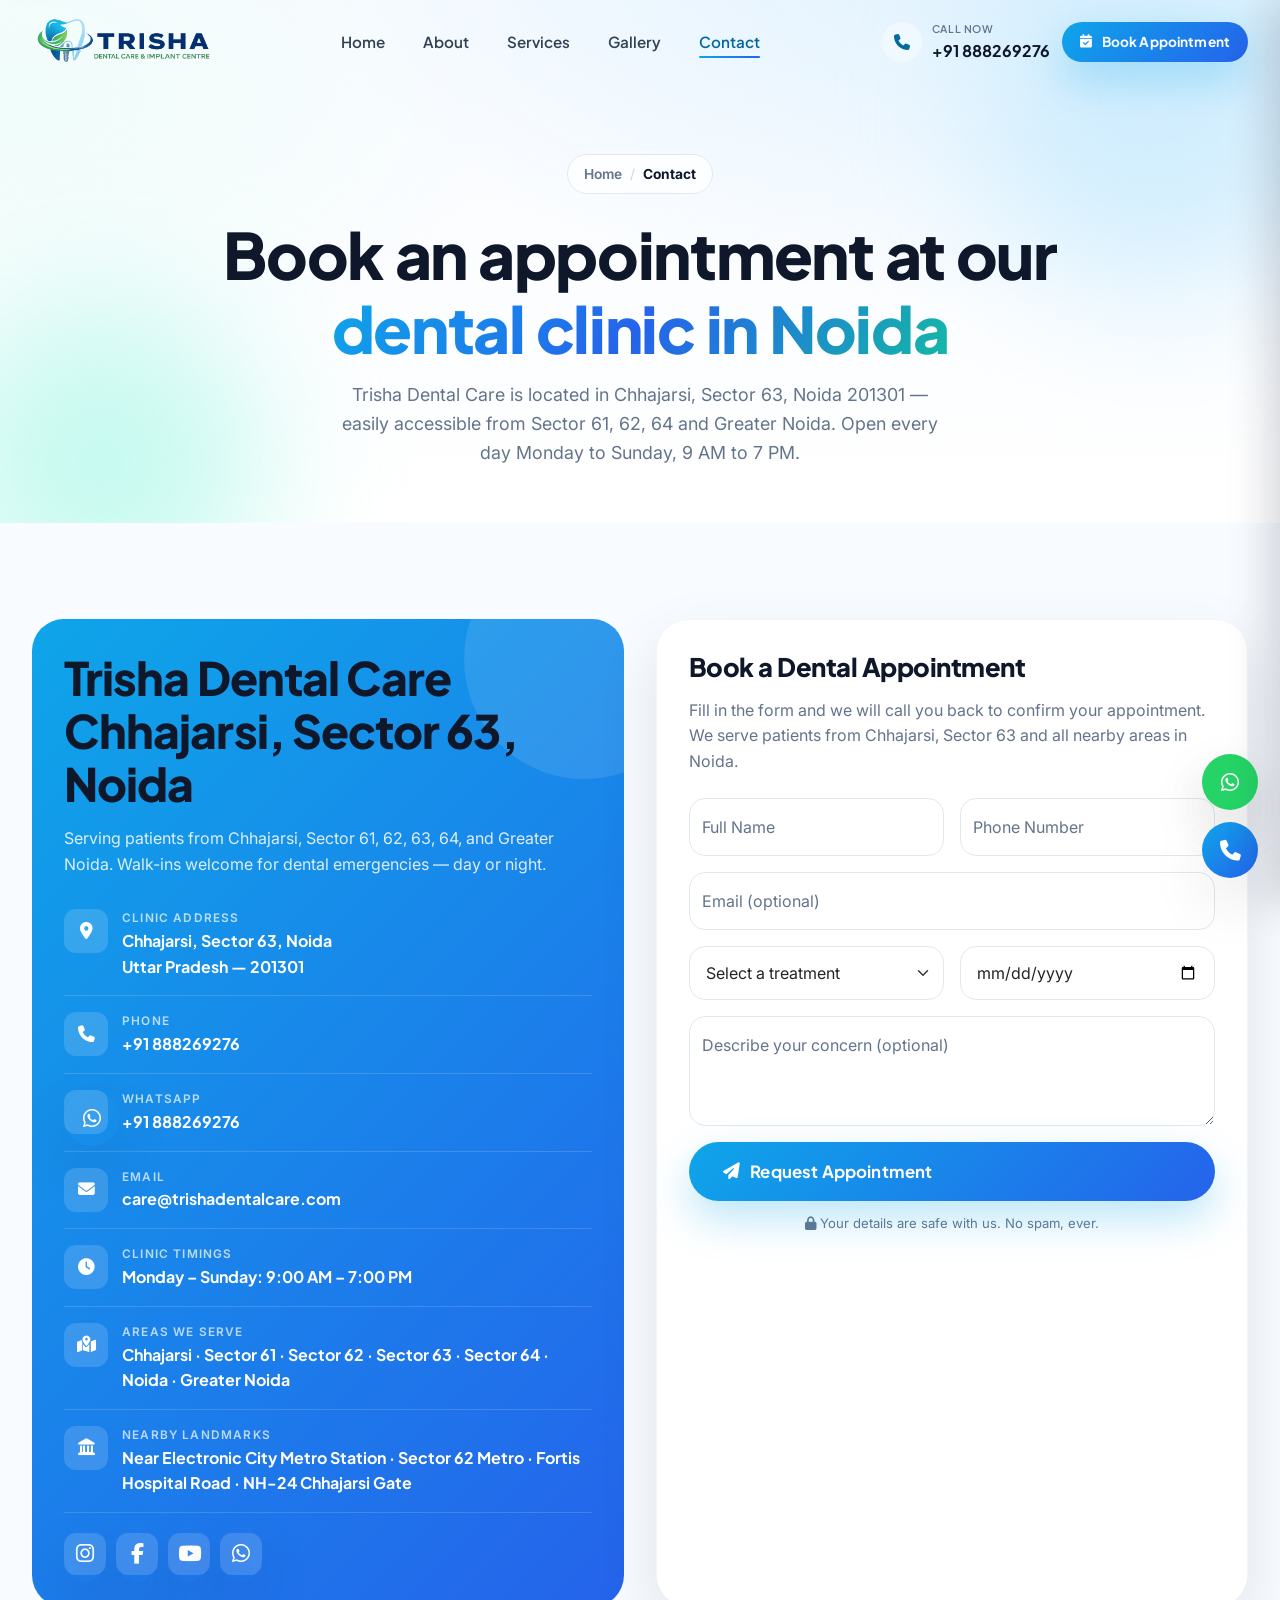
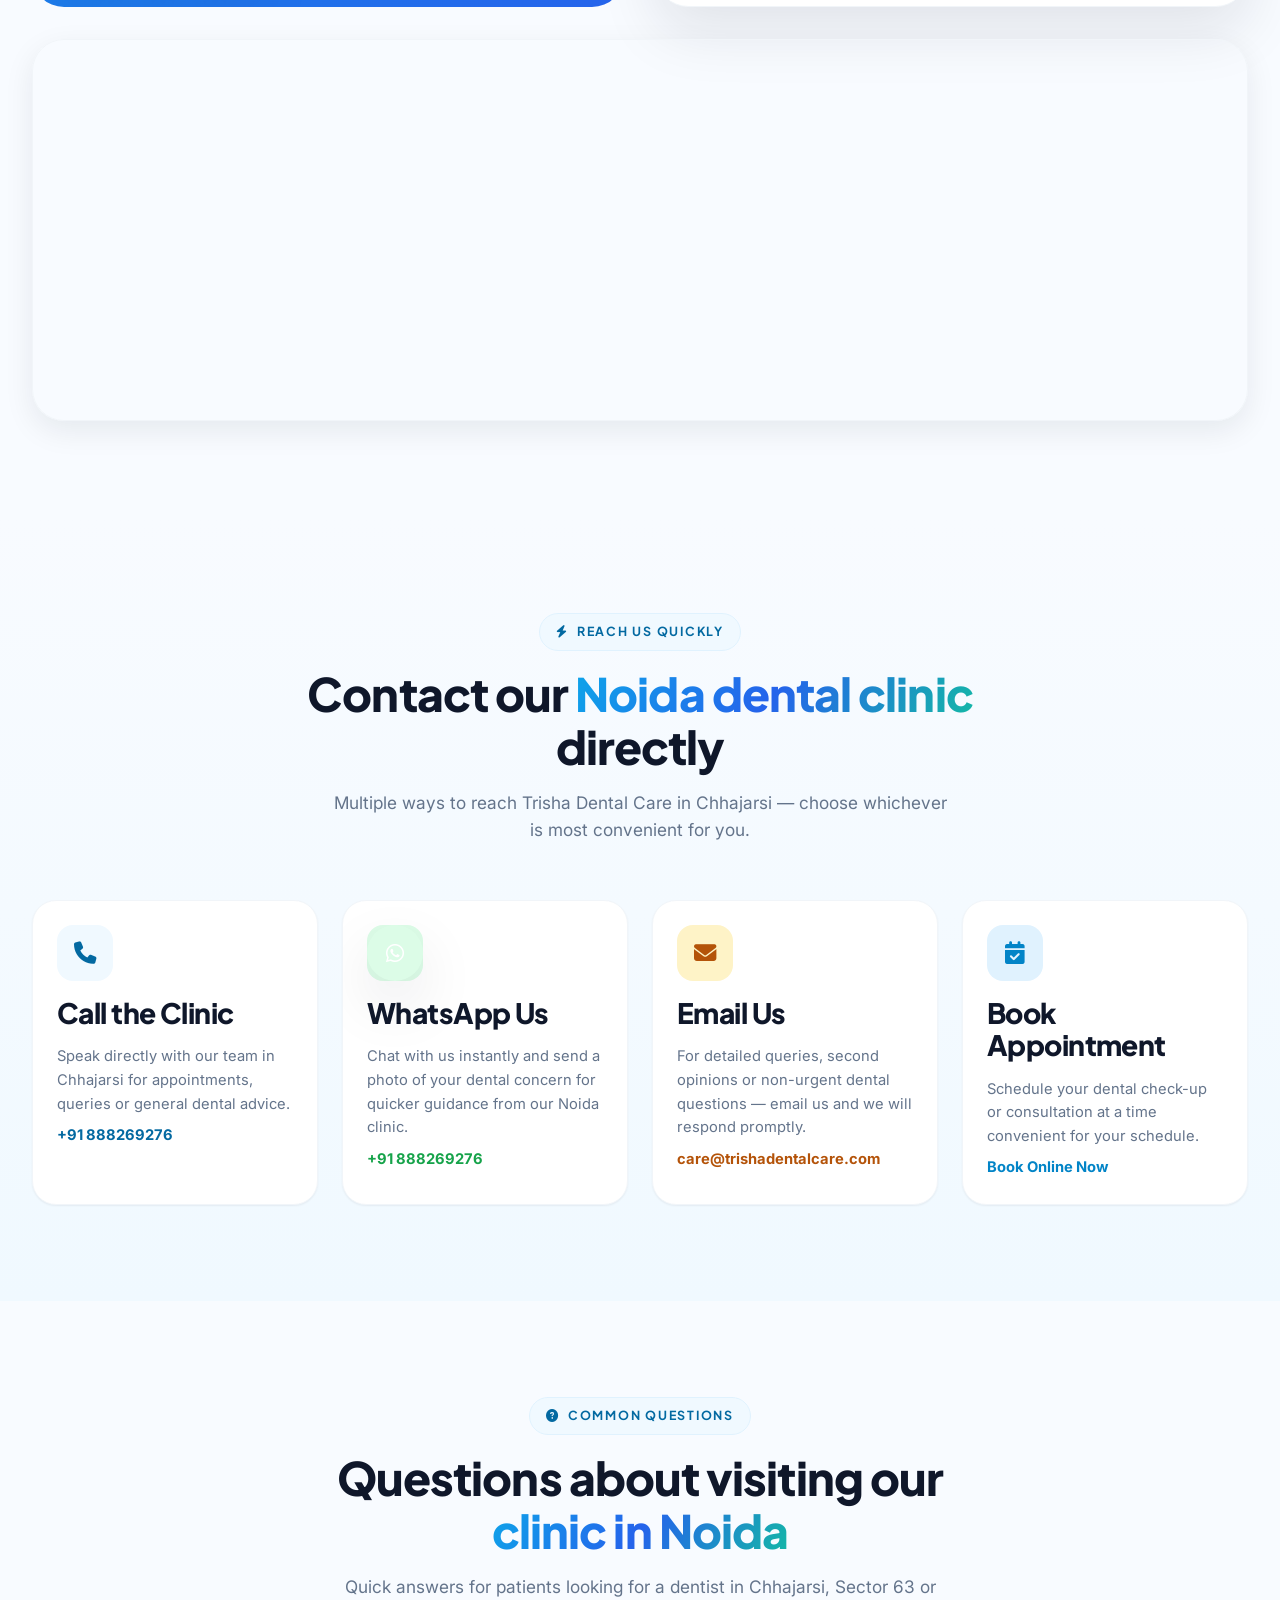
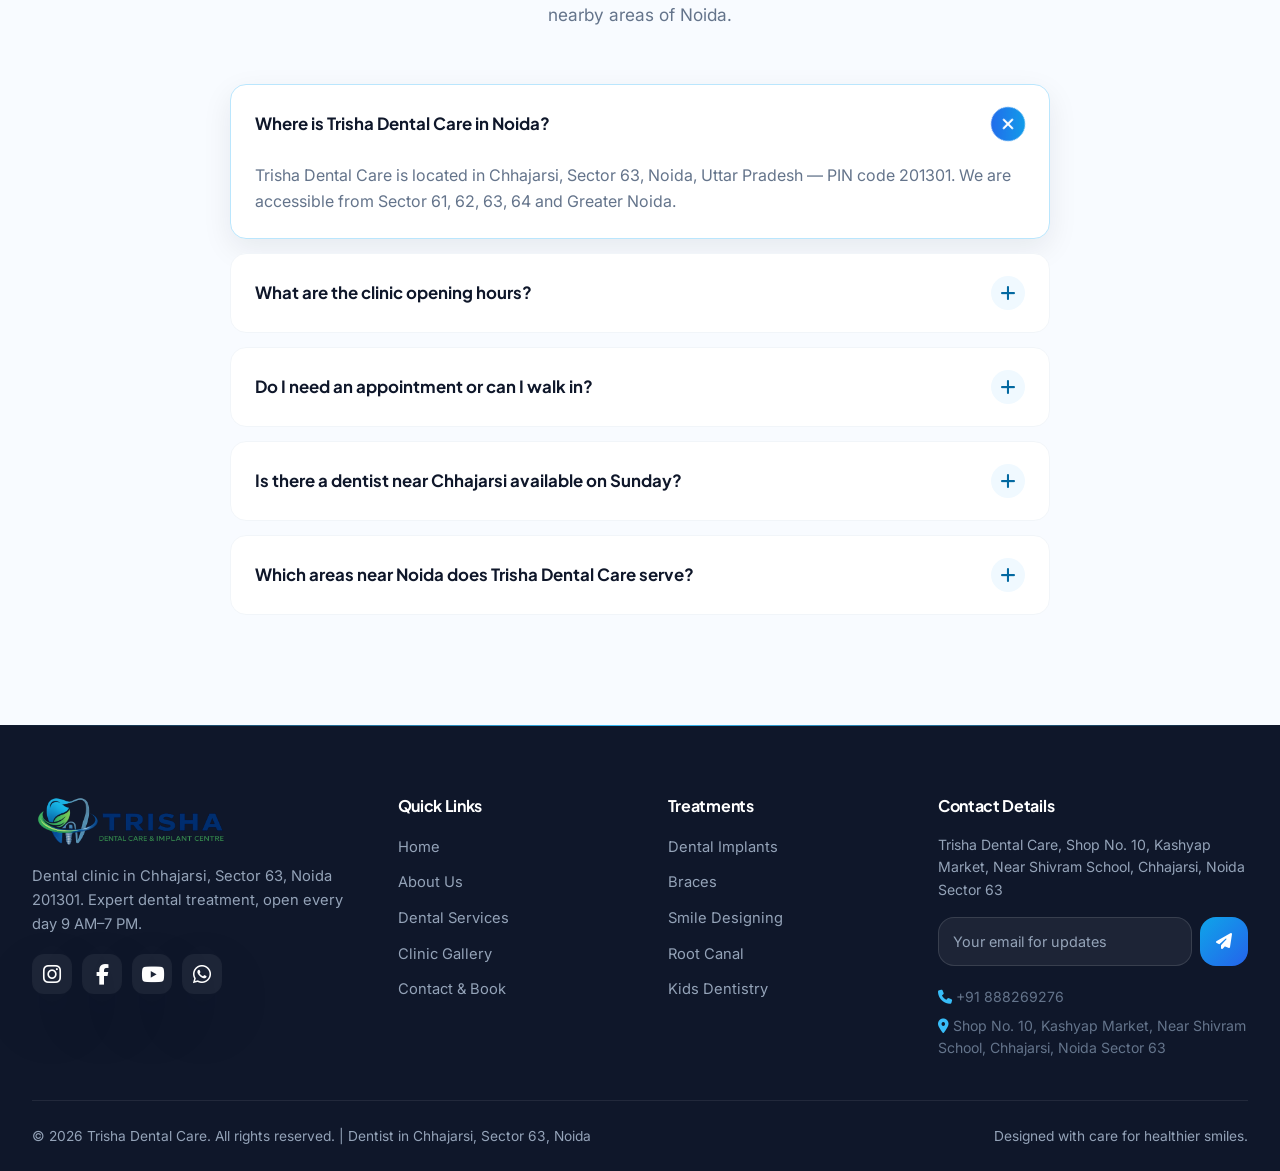
<file: contact.html>
<!DOCTYPE html>
<html lang="en">
<head>
  <meta charset="UTF-8" />
  <meta name="viewport" content="width=device-width, initial-scale=1.0" />

  <title>Contact & Book Appointment | Trisha Dental Care — Chhajarsi, Sector 63 Noida</title>
  <meta name="description" content="Book a dental appointment at Trisha Dental Care in Chhajarsi, Sector 63, Noida 201301. Call, WhatsApp or fill our form. Open Mon–Sun 9 AM–7 PM. Serving Sector 61, 62, 63, 64 and Greater Noida." />
  <meta name="keywords" content="contact trisha dental care, book dental appointment noida, dental clinic chhajarsi phone, dentist sector 63 noida contact, dentist appointment noida" />
  <meta name="author" content="Trisha Dental Care" />
  <meta name="robots" content="index, follow" />
  <link rel="canonical" href="https://trishadentalcare.com/contact.html" />

  <!-- Open Graph -->
  <meta property="og:type" content="website" />
  <meta property="og:title" content="Contact & Book Appointment — Trisha Dental Care Noida" />
  <meta property="og:description" content="Book a dental appointment at our clinic in Chhajarsi, Noida. Open 7 days a week, 9 AM to 7 PM." />
  <meta property="og:image" content="https://trishadentalcare.com/assets/images/clinic-photo.jpg" />
  <meta property="og:url" content="https://trishadentalcare.com/contact.html" />
  <meta property="og:site_name" content="Trisha Dental Care" />

  <!-- Twitter Card -->
  <meta name="twitter:card" content="summary_large_image" />
  <meta name="twitter:title" content="Contact Us — Trisha Dental Care, Noida" />
  <meta name="twitter:description" content="Book an appointment or call us directly. Dental clinic in Chhajarsi, Sector 63 Noida." />
  <meta name="twitter:image" content="https://images.pexels.com/photos/6627429/pexels-photo-6627429.jpeg?auto=compress&w=1200" />

  <link rel="icon" href="data:image/svg+xml,<svg xmlns='http://www.w3.org/2000/svg' viewBox='0 0 100 100'><rect rx='24' width='100' height='100' fill='%230EA5E9'/><text x='50' y='70' font-size='62' text-anchor='middle' fill='white' font-family='Arial' font-weight='bold'>T</text></svg>" />

  <link rel="preconnect" href="https://fonts.googleapis.com" />
  <link rel="preconnect" href="https://fonts.gstatic.com" crossorigin />
  <link href="https://fonts.googleapis.com/css2?family=Plus+Jakarta+Sans:wght@500;600;700;800&family=Inter:wght@400;500;600;700&display=swap" rel="stylesheet" />
  <link href="https://cdn.jsdelivr.net/npm/bootstrap@5.3.3/dist/css/bootstrap.min.css" rel="stylesheet" />
  <link rel="stylesheet" href="https://cdnjs.cloudflare.com/ajax/libs/font-awesome/6.5.1/css/all.min.css" />
  <link rel="stylesheet" href="https://unpkg.com/aos@2.3.4/dist/aos.css" />
  <link rel="stylesheet" href="https://cdn.jsdelivr.net/npm/swiper@11/swiper-bundle.min.css" />
  <link rel="stylesheet" href="assets/css/style.css" />

  <!-- Breadcrumb Schema -->
  <script type="application/ld+json">
  {
    "@context": "https://schema.org",
    "@type": "BreadcrumbList",
    "itemListElement": [
      { "@type": "ListItem", "position": 1, "name": "Home", "item": "https://trishadentalcare.com/" },
      { "@type": "ListItem", "position": 2, "name": "Contact", "item": "https://trishadentalcare.com/contact.html" }
    ]
  }
  </script>

  <!-- ContactPage Schema + LocalBusiness -->
  <script type="application/ld+json">
  {
    "@context": "https://schema.org",
    "@type": "ContactPage",
    "name": "Contact Trisha Dental Care",
    "url": "https://trishadentalcare.com/contact.html",
    "description": "Book a dental appointment at Trisha Dental Care in Chhajarsi, Sector 63, Noida. Open every day 9 AM to 7 PM.",
    "mainEntity": {
      "@type": "Dentist",
      "name": "Trisha Dental Care",
      "telephone": "+91888269276",
      "email": "care@trishadentalcare.com",
      "address": {
        "@type": "PostalAddress",
        "streetAddress": "Chhajarsi, Sector 63",
        "addressLocality": "Noida",
        "addressRegion": "Uttar Pradesh",
        "postalCode": "201301",
        "addressCountry": "IN"
      },
      "openingHoursSpecification": [
        {
          "@type": "OpeningHoursSpecification",
          "dayOfWeek": ["Monday","Tuesday","Wednesday","Thursday","Friday","Saturday","Sunday"],
          "opens": "09:00",
          "closes": "19:00"
        }
      ],
      "areaServed": ["Chhajarsi", "Sector 61 Noida", "Sector 62 Noida", "Sector 63 Noida", "Sector 64 Noida", "Greater Noida"]
    }
  }
  </script>

  <!-- Contact FAQ Schema -->
  <script type="application/ld+json">
  {
    "@context": "https://schema.org",
    "@type": "FAQPage",
    "mainEntity": [
      {
        "@type": "Question",
        "name": "Where is Trisha Dental Care located in Noida?",
        "acceptedAnswer": {
          "@type": "Answer",
          "text": "Trisha Dental Care is located in Chhajarsi, Sector 63, Noida, Uttar Pradesh 201301. We are conveniently accessible from Sector 61, 62, 63, 64 and Greater Noida."
        }
      },
      {
        "@type": "Question",
        "name": "How do I book an appointment at Trisha Dental Care?",
        "acceptedAnswer": {
          "@type": "Answer",
          "text": "You can book a dental appointment at Trisha Dental Care by calling us, sending a WhatsApp message, or filling the appointment request form on our contact page. We will call you back to confirm a convenient time."
        }
      }
    ]
  }
  </script>
</head>
<body>

  <div class="page-loader"><div class="loader-tooth"><i class="fas fa-tooth"></i></div></div>
  <div class="scroll-progress"></div>

  <!-- HEADER -->
  <header class="site-header">
    <div class="container d-flex align-items-center justify-content-between">
      <a href="index.html" class="nav-brand" aria-label="Trisha Dental Care — Home"><img src="assets/img/trisha logo.png" alt="Trisha Dental Care Logo" class="logo-img" width="200" height="50" /></a>
      <nav class="nav-links" aria-label="Primary navigation"><a href="index.html">Home</a><a href="about.html">About</a><a href="services.html">Services</a><a href="gallery.html">Gallery</a><a href="contact.html">Contact</a></nav>
      <div class="nav-actions">
        <a href="tel:+91888269276" class="header-call d-none d-lg-flex" aria-label="Call Trisha Dental Care"><span class="phone-ico"><i class="fas fa-phone"></i></span><span><small>Call Now</small>+91 888269276</span></a>
        <a href="#book" class="btn btn-brand btn-sm"><i class="fas fa-calendar-check"></i> Book Appointment</a>
        <button class="nav-toggle" aria-label="Open navigation menu"><span></span><span></span><span></span></button>
      </div>
    </div>
  </header>

  <div class="nav-backdrop"></div>
  <aside class="mobile-nav" aria-label="Mobile navigation">
    <div class="m-links">
      <a href="index.html">Home <i class="fas fa-chevron-right"></i></a>
      <a href="about.html">About <i class="fas fa-chevron-right"></i></a>
      <a href="services.html">Services <i class="fas fa-chevron-right"></i></a>
      <a href="gallery.html">Gallery <i class="fas fa-chevron-right"></i></a>
      <a href="contact.html">Contact <i class="fas fa-chevron-right"></i></a>
    </div>
    <div class="m-actions">
      <a href="#book" class="btn btn-brand"><i class="fas fa-calendar-check"></i> Book Appointment</a>
      <a href="tel:+91888269276" class="btn btn-ghost"><i class="fas fa-phone"></i> Call Us</a>
      <a href="https://wa.me/91888269276" class="btn btn-accent"><i class="fab fa-whatsapp"></i> WhatsApp Us</a>
    </div>
  </aside>

  <!-- PAGE HERO -->
  <section class="page-hero" aria-label="Contact Trisha Dental Care in Chhajarsi Noida">
    <span class="blob blob-blue blob-1"></span>
    <span class="blob blob-teal blob-2"></span>
    <div class="container position-relative">
      <nav class="breadcrumb-nav" data-aos="fade-up" aria-label="Breadcrumb">
        <a href="index.html">Home</a><span class="sep">/</span><span class="current">Contact</span>
      </nav>
      <h1 data-aos="fade-up" data-aos-delay="80">Book an appointment at our<br><span class="text-gradient">dental clinic in Noida</span></h1>
      <p data-aos="fade-up" data-aos-delay="160">Trisha Dental Care is located in Chhajarsi, Sector 63, Noida 201301 — easily accessible from Sector 61, 62, 64 and Greater Noida. Open every day Monday to Sunday, 9 AM to 7 PM.</p>
    </div>
  </section>

  <!-- CONTACT MAIN -->
  <section class="section" aria-labelledby="contact-h2">
    <div class="container">
      <div class="contact-grid">
        <!-- Info Panel -->
        <div class="contact-card-info" data-aos="fade-right">
          <h2 id="contact-h2">Trisha Dental Care<br>Chhajarsi, Sector 63, Noida</h2>
          <p style="color:rgba(255,255,255,0.85)">Serving patients from Chhajarsi, Sector 61, 62, 63, 64, and Greater Noida. Walk-ins welcome for dental emergencies — day or night.</p>

          <div class="ci-item">
            <span class="ci-ico"><i class="fas fa-location-dot"></i></span>
            <div>
              <div class="ci-label">Clinic Address</div>
              <div class="ci-value">Chhajarsi, Sector 63, Noida<br>Uttar Pradesh — 201301</div>
            </div>
          </div>
          <div class="ci-item">
            <span class="ci-ico"><i class="fas fa-phone"></i></span>
            <div><div class="ci-label">Phone</div><div class="ci-value">+91 888269276</div></div>
          </div>
          <div class="ci-item">
            <span class="ci-ico"><i class="fab fa-whatsapp"></i></span>
            <div><div class="ci-label">WhatsApp</div><div class="ci-value">+91 888269276</div></div>
          </div>
          <div class="ci-item">
            <span class="ci-ico"><i class="fas fa-envelope"></i></span>
            <div><div class="ci-label">Email</div><div class="ci-value">care@trishadentalcare.com</div></div>
          </div>
          <div class="ci-item">
            <span class="ci-ico"><i class="fas fa-clock"></i></span>
            <div>
              <div class="ci-label">Clinic Timings</div>
              <div class="ci-value">Monday – Sunday: 9:00 AM – 7:00 PM</div>
            </div>
          </div>
          <div class="ci-item">
            <span class="ci-ico"><i class="fas fa-map-location-dot"></i></span>
            <div>
              <div class="ci-label">Areas We Serve</div>
              <div class="ci-value">Chhajarsi · Sector 61 · Sector 62 · Sector 63 · Sector 64 · Noida · Greater Noida</div>
            </div>
          </div>
          <div class="ci-item">
            <span class="ci-ico"><i class="fas fa-landmark"></i></span>
            <div>
              <div class="ci-label">Nearby Landmarks</div>
              <div class="ci-value">Near Electronic City Metro Station · Sector 62 Metro · Fortis Hospital Road · NH-24 Chhajarsi Gate</div>
            </div>
          </div>

          <div class="ci-socials">
            <a href="#" aria-label="Trisha Dental Care on Instagram"><i class="fab fa-instagram"></i></a>
            <a href="#" aria-label="Trisha Dental Care on Facebook"><i class="fab fa-facebook-f"></i></a>
            <a href="#" aria-label="Trisha Dental Care on YouTube"><i class="fab fa-youtube"></i></a>
            <a href="https://wa.me/91888269276" aria-label="WhatsApp Trisha Dental Care"><i class="fab fa-whatsapp"></i></a>
          </div>
        </div>

        <!-- Appointment Form -->
        <div class="contact-form-card" id="book" data-aos="fade-left">
          <h3 style="font-size:1.6rem">Book a Dental Appointment</h3>
          <p style="margin-bottom:24px">Fill in the form and we will call you back to confirm your appointment. We serve patients from Chhajarsi, Sector 63 and all nearby areas in Noida.</p>

          <form id="contactForm" novalidate>
            <div class="row g-3">
              <div class="col-md-6">
                <div class="form-floating">
                  <input type="text" class="form-control" id="cname" placeholder="Your name" required />
                  <label for="cname">Full Name</label>
                </div>
              </div>
              <div class="col-md-6">
                <div class="form-floating">
                  <input type="tel" class="form-control" id="cphone" placeholder="Phone" required />
                  <label for="cphone">Phone Number</label>
                </div>
              </div>
              <div class="col-12">
                <div class="form-floating">
                  <input type="email" class="form-control" id="cemail" placeholder="Email" />
                  <label for="cemail">Email (optional)</label>
                </div>
              </div>
              <div class="col-md-6">
                <select class="form-select" id="cservice" required aria-label="Select dental treatment">
                  <option value="" selected disabled>Select a treatment</option>
                  <option>Dental Implants</option>
                  <option>Root Canal Treatment</option>
                  <option>Braces</option>
                  <option>Teeth Whitening</option>
                  <option>Smile Designing</option>
                  <option>Dental Filling</option>
                  <option>Scaling &amp; Polishing</option>
                  <option>Kids Dentistry</option>
                  <option>Tooth Extraction</option>
                  <option>Wisdom Tooth Removal</option>
                  <option>Dentures</option>
                  <option>Crowns &amp; Bridges</option>
                  <option>Veneers</option>
                  <option>Gum Treatment</option>
                  <option>Cosmetic Dentistry</option>
                  <option>General Check-up</option>
                </select>
              </div>
              <div class="col-md-6">
                <input type="date" class="form-control" id="cdate" required aria-label="Preferred appointment date" />
              </div>
              <div class="col-12">
                <div class="form-floating">
                  <textarea class="form-control" id="cmsg" placeholder="Message" style="height:110px"></textarea>
                  <label for="cmsg">Describe your concern (optional)</label>
                </div>
              </div>
              <div class="col-12">
                <button type="submit" class="btn btn-brand btn-lg w-100"><i class="fas fa-paper-plane"></i> Request Appointment</button>
              </div>
            </div>
            <p class="form-note"><i class="fas fa-lock"></i> Your details are safe with us. No spam, ever.</p>
          </form>
        </div>
      </div>

      <!-- Google Map -->
      <div class="map-wrap" data-aos="fade-up">
        <iframe src="https://www.google.com/maps?q=Chhajarsi+Sector+63+Noida+201301&output=embed" title="Trisha Dental Care — Dental Clinic in Chhajarsi, Sector 63, Noida 201301" loading="lazy"></iframe>
      </div>
    </div>
  </section>

  <!-- QUICK CONTACT -->
  <section class="section bg-mist" aria-labelledby="quick-h2">
    <div class="container">
      <div class="section-head" data-aos="fade-up">
        <span class="eyebrow"><i class="fas fa-bolt"></i> Reach Us Quickly</span>
        <h2 id="quick-h2">Contact our <span class="text-gradient">Noida dental clinic</span> directly</h2>
        <p>Multiple ways to reach Trisha Dental Care in Chhajarsi — choose whichever is most convenient for you.</p>
      </div>
      <div class="why-grid">
        <a href="tel:+91888269276" class="why-card" data-aos="fade-up" data-aos-delay="0">
          <div class="why-ico"><i class="fas fa-phone"></i></div>
          <h3>Call the Clinic</h3>
          <p>Speak directly with our team in Chhajarsi for appointments, queries or general dental advice.</p>
          <p style="color:var(--c-primary-700);font-weight:700;margin-top:8px">+91 888269276</p>
        </a>
        <a href="https://wa.me/91888269276" class="why-card" data-aos="fade-up" data-aos-delay="80">
          <div class="why-ico" style="background:#dcfce7;color:#16a34a"><i class="fab fa-whatsapp"></i></div>
          <h3>WhatsApp Us</h3>
          <p>Chat with us instantly and send a photo of your dental concern for quicker guidance from our Noida clinic.</p>
          <p style="color:#16a34a;font-weight:700;margin-top:8px">+91 888269276</p>
        </a>
        <a href="mailto:care@trishadentalcare.com" class="why-card" data-aos="fade-up" data-aos-delay="160">
          <div class="why-ico" style="background:#fef3c7;color:#b45309"><i class="fas fa-envelope"></i></div>
          <h3>Email Us</h3>
          <p>For detailed queries, second opinions or non-urgent dental questions — email us and we will respond promptly.</p>
          <p style="color:#b45309;font-weight:700;margin-top:8px">care@trishadentalcare.com</p>
        </a>
        <a href="contact.html#book" class="why-card" data-aos="fade-up" data-aos-delay="240">
          <div class="why-ico" style="background:#e0f2fe;color:#0284c7"><i class="fas fa-calendar-check"></i></div>
          <h3>Book Appointment</h3>
          <p>Schedule your dental check-up or consultation at a time convenient for your schedule.</p>
          <p style="color:#0284c7;font-weight:700;margin-top:8px">Book Online Now</p>
        </a>
      </div>
    </div>
  </section>

  <!-- FAQ -->
  <section class="section" id="faq" aria-labelledby="faq-h2">
    <div class="container">
      <div class="section-head" data-aos="fade-up">
        <span class="eyebrow"><i class="fas fa-circle-question"></i> Common Questions</span>
        <h2 id="faq-h2">Questions about visiting our <span class="text-gradient">clinic in Noida</span></h2>
        <p>Quick answers for patients looking for a dentist in Chhajarsi, Sector 63 or nearby areas of Noida.</p>
      </div>

      <div class="faq-wrap" data-aos="fade-up">
        <div class="faq-item open">
          <button class="faq-q">Where is Trisha Dental Care in Noida? <span class="faq-ico"><i class="fas fa-plus"></i></span></button>
          <div class="faq-a" style="max-height:200px"><div class="faq-a-inner">Trisha Dental Care is located in Chhajarsi, Sector 63, Noida, Uttar Pradesh — PIN code 201301. We are accessible from Sector 61, 62, 63, 64 and Greater Noida.</div></div>
        </div>
        <div class="faq-item">
          <button class="faq-q">What are the clinic opening hours? <span class="faq-ico"><i class="fas fa-plus"></i></span></button>
          <div class="faq-a"><div class="faq-a-inner">Trisha Dental Care is open Monday to Sunday from 9:00 AM to 7:00 PM. We are open every day, including weekends and public holidays.</div></div>
        </div>
        <div class="faq-item">
          <button class="faq-q">Do I need an appointment or can I walk in? <span class="faq-ico"><i class="fas fa-plus"></i></span></button>
          <div class="faq-a"><div class="faq-a-inner">An appointment is recommended to ensure you receive dedicated time with the dentist without waiting. However, walk-ins are welcome. Call ahead for same-day slots and we will accommodate you as quickly as possible.</div></div>
        </div>
        <div class="faq-item">
          <button class="faq-q">Is there a dentist near Chhajarsi available on Sunday? <span class="faq-ico"><i class="fas fa-plus"></i></span></button>
          <div class="faq-a"><div class="faq-a-inner">Yes. Trisha Dental Care in Chhajarsi, Noida is open on Sundays from 9 AM to 7 PM. You do not need to wait until weekdays for dental treatment — we are available every day of the week.</div></div>
        </div>
        <div class="faq-item">
          <button class="faq-q">Which areas near Noida does Trisha Dental Care serve? <span class="faq-ico"><i class="fas fa-plus"></i></span></button>
          <div class="faq-a"><div class="faq-a-inner">We primarily serve patients from Chhajarsi, Sector 61, 62, 63 and 64 in Noida. Patients also visit us from Greater Noida and other nearby areas. Our clinic in Sector 63 is conveniently located for patients across these localities.</div></div>
        </div>
      </div>
    </div>
  </section>

  <!-- FOOTER -->
  <footer class="site-footer">
    <div class="container">
      <div class="footer-grid">
        <div class="footer-brand">
          <a href="index.html" class="nav-brand" aria-label="Trisha Dental Care home"><img src="assets/img/trisha logo.png" alt="Trisha Dental Care Logo" class="logo-img" width="200" height="50" /></a>
          <p>Dental clinic in Chhajarsi, Sector 63, Noida 201301. Expert dental treatment, open every day 9 AM–7 PM.</p>
          <div class="footer-social"><a href="#" aria-label="Instagram"><i class="fab fa-instagram"></i></a><a href="#" aria-label="Facebook"><i class="fab fa-facebook-f"></i></a><a href="#" aria-label="YouTube"><i class="fab fa-youtube"></i></a><a href="https://wa.me/91888269276" aria-label="WhatsApp"><i class="fab fa-whatsapp"></i></a></div>
        </div>
        <div class="footer-col"><h5>Quick Links</h5><ul><li><a href="index.html">Home</a></li><li><a href="about.html">About Us</a></li><li><a href="services.html">Dental Services</a></li><li><a href="gallery.html">Clinic Gallery</a></li><li><a href="contact.html">Contact &amp; Book</a></li></ul></div>
        <div class="footer-col"><h5>Treatments</h5><ul><li><a href="services.html">Dental Implants</a></li><li><a href="services.html">Braces</a></li><li><a href="services.html">Smile Designing</a></li><li><a href="services.html">Root Canal</a></li><li><a href="services.html">Kids Dentistry</a></li></ul></div>
        <div class="footer-col">
          <h5>Contact Details</h5>
          <p style="color:var(--c-slate-400);font-size:0.88rem">Trisha Dental Care, Shop No. 10, Kashyap Market, Near Shivram School, Chhajarsi, Noida Sector 63</p>
          <form class="footer-newsletter"><input type="email" placeholder="Your email for updates" required /><button type="submit" aria-label="Subscribe"><i class="fas fa-paper-plane"></i></button></form>
          <div style="margin-top:20px;font-size:0.88rem;color:var(--c-slate-400)"><p style="margin:0"><i class="fas fa-phone" style="color:var(--c-primary-400)"></i> +91 888269276</p><p style="margin:6px 0 0"><i class="fas fa-location-dot" style="color:var(--c-primary-400)"></i> Shop No. 10, Kashyap Market, Near Shivram School, Chhajarsi, Noida Sector 63</p></div>
        </div>
      </div>
      <div class="footer-bottom"><span>&copy; <span data-year>2026</span> Trisha Dental Care. All rights reserved. | Dentist in Chhajarsi, Sector 63, Noida</span><span>Designed with care for healthier smiles.</span></div>
    </div>
  </footer>

  <div class="fab-stack">
    <a href="https://wa.me/91888269276" class="fab fab-whatsapp" aria-label="WhatsApp Trisha Dental Care"><i class="fab fa-whatsapp"></i></a>
    <a href="tel:+91888269276" class="fab fab-call" aria-label="Call Trisha Dental Care line"><i class="fas fa-phone"></i></a>
  </div>

  <script src="https://cdn.jsdelivr.net/npm/bootstrap@5.3.3/dist/js/bootstrap.bundle.min.js"></script>
  <script src="https://unpkg.com/aos@2.3.4/dist/aos.js"></script>
  <script src="https://cdn.jsdelivr.net/npm/swiper@11/swiper-bundle.min.js"></script>
  <script src="https://cdnjs.cloudflare.com/ajax/libs/gsap/3.12.5/gsap.min.js"></script>
  <script src="assets/js/main.js"></script>
</body>
</html>
</file>
<file: assets/css/style.css>
/* =========================================================
   TRISHTA DENTAL CLINIC — PREMIUM STYLESHEET
   Author: UI/UX & Frontend — Boutique Medical Luxury
   Stack: HTML5 + CSS3 + Bootstrap 5 + AOS + Swiper + GSAP
   ---------------------------------------------------------
   TABLE OF CONTENTS
   01. Root Variables & Color System
   02. Base Reset & Typography
   03. Reusable Utilities & Components
   04. Buttons
   05. Badges & Pills
   06. Section Heading
   07. Navigation / Header
   08. Page Loader
   09. Floating Action Buttons (Call / WhatsApp)
   10. Hero Section
   11. Marquee / Trust Strip
   12. Why Choose Us Cards
   13. Services Cards
   14. Stats / Counters
   15. Doctors Cards
   16. Treatment Timeline
   17. Gallery (Masonry + Filter + Lightbox)
   18. Testimonials (Glass Cards / Swiper)
   19. FAQ Accordion
   20. CTA Section
   21. Contact Section
   22. Footer
   23. About Page Specifics
   24. Animations & Micro Interactions
   25. Responsive Breakpoints
   ========================================================= */

/* =========================================================
   01. ROOT VARIABLES & COLOR SYSTEM
   ========================================================= */
:root {
  /* Brand palette */
  --c-primary: #0EA5E9;
  --c-secondary: #2563EB;
  --c-accent: #14B8A6;
  --c-soft-blue: #E0F2FE;
  --c-bg: #F8FBFF;
  --c-white: #FFFFFF;
  --c-text: #0F172A;
  --c-muted: #64748B;

  /* Extended ramps */
  --c-primary-50:  #f0f9ff;
  --c-primary-100: #e0f2fe;
  --c-primary-200: #bae6fd;
  --c-primary-300: #7dd3fc;
  --c-primary-400: #38bdf8;
  --c-primary-500: #0ea5e9;
  --c-primary-600: #0284c7;
  --c-primary-700: #0369a1;

  --c-secondary-500: #2563eb;
  --c-secondary-600: #1d4ed8;
  --c-secondary-700: #1e40af;

  --c-accent-400: #2dd4bf;
  --c-accent-500: #14b8a6;
  --c-accent-600: #0d9488;

  --c-success: #10b981;
  --c-warning: #f59e0b;
  --c-error:   #ef4444;

  --c-slate-50:  #f8fafc;
  --c-slate-100: #f1f5f9;
  --c-slate-200: #e2e8f0;
  --c-slate-300: #cbd5e1;
  --c-slate-400: #94a3b8;
  --c-slate-500: #64748b;
  --c-slate-600: #475569;
  --c-slate-700: #334155;
  --c-slate-800: #1e293b;
  --c-slate-900: #0f172a;

  /* Gradients */
  --grad-brand: linear-gradient(135deg, #0EA5E9 0%, #2563EB 100%);
  --grad-brand-soft: linear-gradient(135deg, #E0F2FE 0%, #f0f9ff 100%);
  --grad-accent: linear-gradient(135deg, #14B8A6 0%, #0EA5E9 100%);
  --grad-hero: radial-gradient(1200px 600px at 80% -10%, #e0f2fe 0%, transparent 60%),
               radial-gradient(900px 500px at 0% 20%, #f0fdfa 0%, transparent 55%),
               linear-gradient(180deg, #F8FBFF 0%, #FFFFFF 100%);
  --grad-text: linear-gradient(120deg, #0EA5E9 0%, #2563EB 50%, #14B8A6 100%);

  /* Shadows */
  --shadow-xs: 0 1px 2px rgba(15, 23, 42, 0.06);
  --shadow-sm: 0 4px 14px rgba(15, 23, 42, 0.06);
  --shadow-md: 0 10px 30px rgba(15, 23, 42, 0.08);
  --shadow-lg: 0 24px 60px rgba(15, 23, 42, 0.10);
  --shadow-xl: 0 40px 90px rgba(15, 23, 42, 0.14);
  --shadow-brand: 0 18px 40px rgba(14, 165, 233, 0.28);
  --shadow-brand-lg: 0 30px 70px rgba(37, 99, 235, 0.30);

  /* Radius */
  --r-sm: 10px;
  --r-md: 16px;
  --r-lg: 24px;
  --r-xl: 32px;
  --r-2xl: 44px;
  --r-pill: 999px;

  /* Spacing scale (8px system) */
  --sp-1: 8px;
  --sp-2: 16px;
  --sp-3: 24px;
  --sp-4: 32px;
  --sp-5: 40px;
  --sp-6: 56px;
  --sp-7: 72px;
  --sp-8: 96px;
  --sp-9: 128px;

  /* Typography */
  --font-heading: "Plus Jakarta Sans", system-ui, sans-serif;
  --font-body: "Inter", system-ui, sans-serif;

  /* Layout */
  --container-max: 1240px;
  --header-h: 84px;

  --ease: cubic-bezier(0.22, 1, 0.36, 1);
  --ease-out: cubic-bezier(0.16, 1, 0.3, 1);
}

/* =========================================================
   02. BASE RESET & TYPOGRAPHY
   ========================================================= */
*,
*::before,
*::after { box-sizing: border-box; }

html {
  scroll-behavior: smooth;
  -webkit-text-size-adjust: 100%;
}

body {
  margin: 0;
  font-family: var(--font-body);
  font-size: 16px;
  line-height: 1.6;
  color: var(--c-text);
  background: var(--c-bg);
  -webkit-font-smoothing: antialiased;
  -moz-osx-font-smoothing: grayscale;
  overflow-x: hidden;
}

h1, h2, h3, h4, h5, h6 {
  font-family: var(--font-heading);
  font-weight: 800;
  line-height: 1.15;
  letter-spacing: -0.02em;
  color: var(--c-text);
  margin: 0 0 var(--sp-2);
}

h1 { font-size: clamp(2.4rem, 5vw, 4.2rem); }
h2 { font-size: clamp(2rem, 3.6vw, 3rem); }
h3 { font-size: clamp(1.4rem, 2.2vw, 1.9rem); }
h4 { font-size: clamp(1.15rem, 1.6vw, 1.4rem); }

p { margin: 0 0 var(--sp-2); color: var(--c-muted); }

a {
  color: var(--c-secondary);
  text-decoration: none;
  transition: color 0.25s var(--ease);
}
a:hover { color: var(--c-primary); }

img { max-width: 100%; display: block; }

ul { margin: 0; padding: 0; }
li { list-style: none; }

::selection { background: var(--c-primary-200); color: var(--c-text); }

/* Container override */
.container,
.container-fluid { max-width: var(--container-max); }

.section {
  padding: var(--sp-8) 0;
  position: relative;
}
.section-sm { padding: var(--sp-6) 0; }
.section-tight { padding: var(--sp-7) 0; }

.eyebrow {
  display: inline-flex;
  align-items: center;
  gap: 8px;
  font-family: var(--font-heading);
  font-weight: 700;
  font-size: 0.78rem;
  letter-spacing: 0.14em;
  text-transform: uppercase;
  color: var(--c-primary-700);
  background: var(--c-primary-50);
  border: 1px solid var(--c-primary-100);
  padding: 8px 16px;
  border-radius: var(--r-pill);
}

.text-gradient {
  background: var(--grad-text);
  -webkit-background-clip: text;
  background-clip: text;
  -webkit-text-fill-color: transparent;
}

/* =========================================================
   03. REUSABLE UTILITIES & COMPONENTS
   ========================================================= */
.glass {
  background: rgba(255, 255, 255, 0.65);
  backdrop-filter: blur(18px) saturate(140%);
  -webkit-backdrop-filter: blur(18px) saturate(140%);
  border: 1px solid rgba(255, 255, 255, 0.6);
  box-shadow: var(--shadow-md);
}

.card-premium {
  background: var(--c-white);
  border-radius: var(--r-lg);
  border: 1px solid var(--c-slate-100);
  box-shadow: var(--shadow-sm);
  transition: transform 0.5s var(--ease), box-shadow 0.5s var(--ease), border-color 0.5s var(--ease);
  overflow: hidden;
  position: relative;
}
.card-premium:hover {
  transform: translateY(-8px);
  box-shadow: var(--shadow-lg);
  border-color: var(--c-primary-200);
}

.divider-grad {
  height: 4px; width: 64px;
  border-radius: var(--r-pill);
  background: var(--grad-brand);
  display: inline-block;
}

.bg-soft { background: var(--c-soft-blue); }
.bg-mist { background: linear-gradient(180deg, #F8FBFF 0%, #f0f9ff 100%); }

/* Decorative blurred blobs */
.blob {
  position: absolute;
  border-radius: 50%;
  filter: blur(70px);
  opacity: 0.55;
  pointer-events: none;
  z-index: 0;
}
.blob-blue { background: var(--c-primary-200); }
.blob-teal { background: #99f6e4; }
.blob-indigo { background: #c7d2fe; }

/* =========================================================
   04. BUTTONS
   ========================================================= */
.btn {
  font-family: var(--font-heading);
  font-weight: 700;
  font-size: 0.95rem;
  letter-spacing: 0.01em;
  padding: 14px 26px;
  border-radius: var(--r-pill);
  border: none;
  display: inline-flex;
  align-items: center;
  gap: 10px;
  transition: transform 0.35s var(--ease), box-shadow 0.35s var(--ease), background 0.35s var(--ease), color 0.35s var(--ease);
  position: relative;
  cursor: pointer;
}
.btn:active { transform: translateY(1px) scale(0.99); }

.btn-brand {
  background: var(--grad-brand);
  color: #fff;
  box-shadow: var(--shadow-brand);
}
.btn-brand:hover {
  color: #fff;
  transform: translateY(-3px);
  box-shadow: var(--shadow-brand-lg);
}

.btn-accent {
  background: var(--grad-accent);
  color: #fff;
  box-shadow: 0 18px 40px rgba(20, 184, 166, 0.28);
}
.btn-accent:hover { color: #fff; transform: translateY(-3px); box-shadow: 0 30px 60px rgba(20, 184, 166, 0.36); }

.btn-ghost {
  background: rgba(255, 255, 255, 0.7);
  color: var(--c-text);
  border: 1.5px solid var(--c-slate-200);
  backdrop-filter: blur(8px);
}
.btn-ghost:hover {
  color: var(--c-primary-700);
  border-color: var(--c-primary-300);
  background: #fff;
  transform: translateY(-3px);
}

.btn-white {
  background: #fff;
  color: var(--c-secondary);
  box-shadow: var(--shadow-md);
}
.btn-white:hover { color: var(--c-secondary-700); transform: translateY(-3px); box-shadow: var(--shadow-lg); }

.btn-light-ghost {
  background: transparent;
  color: #fff;
  border: 1.5px solid rgba(255, 255, 255, 0.5);
}
.btn-light-ghost:hover { background: rgba(255, 255, 255, 0.12); color: #fff; transform: translateY(-3px); }

.btn-lg { padding: 17px 34px; font-size: 1.05rem; }
.btn-sm { padding: 10px 18px; font-size: 0.85rem; }

.btn .fa, .btn .fas, .btn .fab { font-size: 1em; }

/* Icon-only round button */
.btn-icon {
  width: 48px; height: 48px;
  padding: 0; justify-content: center;
  border-radius: 50%;
}

/* =========================================================
   05. BADGES & PILLS
   ========================================================= */
.badge-soft {
  display: inline-flex;
  align-items: center;
  gap: 8px;
  font-family: var(--font-heading);
  font-weight: 700;
  font-size: 0.8rem;
  padding: 7px 14px;
  border-radius: var(--r-pill);
  background: var(--c-primary-50);
  color: var(--c-primary-700);
}
.badge-accent { background: #f0fdfa; color: var(--c-accent-600); }
.badge-amber { background: #fffbeb; color: #b45309; }

/* =========================================================
   06. SECTION HEADING
   ========================================================= */
.section-head {
  max-width: 720px;
  margin: 0 auto var(--sp-6);
  text-align: center;
}
.section-head.left { margin-left: 0; text-align: left; }
.section-head h2 { margin-top: var(--sp-2); }
.section-head p { font-size: 1.08rem; max-width: 620px; margin-inline: auto; }
.section-head.left p { margin-inline: 0; }

/* =========================================================
   07. NAVIGATION / HEADER
   ========================================================= */
.site-header {
  position: fixed;
  top: 0; left: 0; right: 0;
  z-index: 1000;
  height: var(--header-h);
  display: flex;
  align-items: center;
  transition: background 0.4s var(--ease), box-shadow 0.4s var(--ease), height 0.4s var(--ease);
}
.site-header.scrolled {
  background: rgba(255, 255, 255, 0.85);
  backdrop-filter: blur(18px) saturate(150%);
  -webkit-backdrop-filter: blur(18px) saturate(150%);
  box-shadow: var(--shadow-sm);
  height: 70px;
  border-bottom: 1px solid rgba(226, 232, 240, 0.6);
}

.nav-brand {
  display: flex;
  align-items: center;
  gap: 12px;
  font-family: var(--font-heading);
  font-weight: 800;
  font-size: 1.2rem;
  color: var(--c-text);
  letter-spacing: -0.02em;
}
.nav-brand:hover { color: var(--c-text); }
.nav-brand img.logo-img {
  height: 48px;
  width: auto;
  max-width: 210px;
  object-fit: contain;
  transition: transform 0.4s var(--ease);
}
.site-footer .nav-brand img.logo-img {
  height: 52px;
}
.nav-brand:hover img.logo-img { transform: scale(1.04); }
.nav-brand .brand-mark {
  width: 44px; height: 44px;
  border-radius: 14px;
  background: var(--grad-brand);
  display: grid; place-items: center;
  color: #fff;
  box-shadow: var(--shadow-brand);
  font-size: 1.1rem;
  transition: transform 0.5s var(--ease);
}
.nav-brand:hover .brand-mark { transform: rotate(-8deg) scale(1.05); }
.nav-brand .brand-name b { color: var(--c-primary-700); }
.nav-brand .brand-sub {
  display: block;
  font-size: 0.62rem;
  letter-spacing: 0.22em;
  text-transform: uppercase;
  color: var(--c-muted);
  font-weight: 600;
  margin-top: -2px;
}

.nav-links {
  display: flex;
  align-items: center;
  gap: 6px;
}
.nav-links a {
  font-family: var(--font-heading);
  font-weight: 600;
  font-size: 0.95rem;
  color: var(--c-slate-700);
  padding: 10px 16px;
  border-radius: var(--r-pill);
  position: relative;
}
.nav-links a::after {
  content: "";
  position: absolute;
  left: 16px; right: 16px; bottom: 6px;
  height: 2px;
  background: var(--grad-brand);
  transform: scaleX(0);
  transform-origin: left;
  transition: transform 0.35s var(--ease);
  border-radius: 2px;
}
.nav-links a:hover, .nav-links a.active { color: var(--c-primary-700); }
.nav-links a:hover::after, .nav-links a.active::after { transform: scaleX(1); }

.nav-actions { display: flex; align-items: center; gap: 12px; }

.header-call {
  display: inline-flex; align-items: center; gap: 10px;
  font-family: var(--font-heading); font-weight: 700;
  color: var(--c-text);
}
.header-call .phone-ico {
  width: 40px; height: 40px;
  border-radius: 50%;
  background: var(--c-primary-50);
  color: var(--c-primary-700);
  display: grid; place-items: center;
  transition: transform 0.4s var(--ease), background 0.4s var(--ease);
}
.header-call:hover .phone-ico { background: var(--grad-brand); color: #fff; transform: rotate(10deg); }
.header-call small { display: block; font-size: 0.66rem; color: var(--c-muted); font-weight: 600; letter-spacing: 0.06em; text-transform: uppercase; }

.nav-toggle {
  width: 46px; height: 46px;
  border: 1px solid var(--c-slate-200);
  border-radius: 14px;
  background: #fff;
  display: none;
  align-items: center; justify-content: center;
  cursor: pointer;
  flex-direction: column;
  gap: 5px;
}
.nav-toggle span {
  width: 20px; height: 2px; background: var(--c-text);
  border-radius: 2px; transition: 0.35s var(--ease);
}
.nav-toggle.open span:nth-child(1) { transform: translateY(7px) rotate(45deg); }
.nav-toggle.open span:nth-child(2) { opacity: 0; }
.nav-toggle.open span:nth-child(3) { transform: translateY(-7px) rotate(-45deg); }

/* Mobile drawer */
.mobile-nav {
  position: fixed;
  top: 0; right: 0;
  width: min(86vw, 360px);
  height: 100vh;
  height: 100dvh;
  background: #ffffff;
  z-index: 1100;
  transform: translateX(100%);
  transition: transform 0.4s var(--ease);
  padding: 80px 24px 32px;
  box-shadow: -10px 0 40px rgba(15, 23, 42, 0.18);
  overflow-y: auto;
  display: flex;
  flex-direction: column;
  justify-content: space-between;
}
.mobile-nav.open { transform: translateX(0); }

.mobile-nav .m-links {
  display: flex;
  flex-direction: column;
}
.mobile-nav .m-links a {
  display: flex;
  align-items: center;
  justify-content: space-between;
  font-family: var(--font-heading);
  font-weight: 700;
  font-size: 1.1rem;
  color: var(--c-text);
  padding: 14px 8px;
  border-bottom: 1px solid var(--c-slate-100);
  text-decoration: none;
  transition: color 0.3s var(--ease), padding-left 0.3s var(--ease);
}
.mobile-nav .m-links a:hover,
.mobile-nav .m-links a.active {
  color: var(--c-primary-700);
  padding-left: 12px;
}
.mobile-nav .m-links a .fa-chevron-right {
  color: var(--c-primary-400);
  font-size: 0.8rem;
}

.mobile-nav .m-actions {
  margin-top: 28px;
  display: flex;
  flex-direction: column;
  gap: 12px;
}
.mobile-nav .m-actions .btn {
  width: 100%;
  display: inline-flex;
  justify-content: center;
  align-items: center;
  gap: 10px;
  padding: 13px 20px;
  font-size: 0.95rem;
  font-weight: 700;
  border-radius: var(--r-pill);
  border-bottom: none !important;
}
.nav-backdrop {
  position: fixed; inset: 0;
  background: rgba(15, 23, 42, 0.35);
  backdrop-filter: blur(4px);
  z-index: 1050;
  opacity: 0; visibility: hidden;
  transition: 0.4s var(--ease);
}
.nav-backdrop.open { opacity: 1; visibility: visible; }

/* =========================================================
   08. PAGE LOADER
   ========================================================= */
.page-loader {
  position: fixed; inset: 0;
  background: var(--c-bg);
  z-index: 2000;
  display: grid; place-items: center;
  transition: opacity 0.6s var(--ease), visibility 0.6s var(--ease);
}
.page-loader.hidden { opacity: 0; visibility: hidden; }
.loader-tooth {
  width: 64px; height: 64px;
  border-radius: 18px;
  background: var(--grad-brand);
  display: grid; place-items: center;
  color: #fff; font-size: 1.6rem;
  box-shadow: var(--shadow-brand);
  animation: loaderPulse 1.4s var(--ease) infinite;
}
@keyframes loaderPulse {
  0%, 100% { transform: scale(1); }
  50% { transform: scale(1.12); }
}

/* =========================================================
   09. FLOATING ACTION BUTTONS
   ========================================================= */
.fab-stack {
  position: fixed;
  right: 22px; bottom: 22px;
  z-index: 900;
  display: flex; flex-direction: column; gap: 12px;
}
.fab {
  width: 56px; height: 56px;
  border-radius: 50%;
  display: grid; place-items: center;
  color: #fff; font-size: 1.3rem;
  box-shadow: var(--shadow-lg);
  transition: transform 0.4s var(--ease), box-shadow 0.4s var(--ease);
  position: relative;
}
.fab:hover { transform: translateY(-4px) scale(1.06); }
.fab-whatsapp { background: #25D366; }
.fab-call { background: var(--grad-brand); }
.fab::after {
  content: ""; position: absolute; inset: 0; border-radius: 50%;
  box-shadow: 0 0 0 0 currentColor; opacity: 0.4;
  animation: fabPulse 2.2s ease-out infinite;
}
.fab-whatsapp::after { color: #25D366; }
.fab-call::after { color: #0ea5e9; }
@keyframes fabPulse {
  0% { box-shadow: 0 0 0 0 currentColor; }
  70% { box-shadow: 0 0 0 18px transparent; }
  100% { box-shadow: 0 0 0 0 transparent; }
}

/* =========================================================
   10. HERO SECTION
   ========================================================= */
.hero {
  position: relative;
  padding: calc(var(--header-h) + 70px) 0 var(--sp-8);
  background: var(--grad-hero);
  overflow: hidden;
}
.hero .blob-1 { top: -80px; right: -60px; width: 420px; height: 420px; }
.hero .blob-2 { bottom: -120px; left: -80px; width: 380px; height: 380px; }

.hero-grid {
  display: grid;
  grid-template-columns: 1.05fr 0.95fr;
  gap: var(--sp-6);
  align-items: center;
  position: relative;
  z-index: 2;
}

.hero-copy h1 { margin-bottom: var(--sp-3); }
.hero-copy h1 .accent-word { position: relative; white-space: nowrap; }
.hero-copy .sub {
  font-size: 1.15rem;
  color: var(--c-slate-600);
  max-width: 540px;
  margin-bottom: var(--sp-4);
}
.hero-cta { display: flex; flex-wrap: wrap; gap: 14px; margin-bottom: var(--sp-5); }

.hero-trust {
  display: flex; flex-wrap: wrap; gap: 14px;
}
.trust-chip {
  display: inline-flex; align-items: center; gap: 10px;
  background: rgba(255, 255, 255, 0.7);
  border: 1px solid rgba(186, 230, 253, 0.6);
  padding: 10px 16px;
  border-radius: var(--r-pill);
  font-family: var(--font-heading); font-weight: 700; font-size: 0.9rem;
  color: var(--c-slate-800);
  backdrop-filter: blur(10px);
  box-shadow: var(--shadow-xs);
}
.trust-chip .fa { color: var(--c-primary-600); }
.trust-chip .stars { color: #f59e0b; }

/* Hero visual */
.hero-visual { position: relative; }
.hero-photo-wrap {
  position: relative;
  border-radius: var(--r-2xl);
  padding: 14px;
  background: linear-gradient(160deg, rgba(255,255,255,0.9), rgba(224,242,254,0.6));
  border: 1px solid rgba(255, 255, 255, 0.7);
  box-shadow: var(--shadow-xl);
}
.hero-photo {
  border-radius: var(--r-xl);
  overflow: hidden;
  aspect-ratio: 4/5;
  position: relative;
}
.hero-photo img {
  width: 100%; height: 100%; object-fit: cover;
  transition: transform 8s var(--ease);
}
.hero-photo-wrap:hover .hero-photo img { transform: scale(1.06); }

/* Floating cards over hero image */
.float-card {
  position: absolute;
  background: rgba(255, 255, 255, 0.85);
  backdrop-filter: blur(14px) saturate(150%);
  border: 1px solid rgba(255, 255, 255, 0.7);
  border-radius: var(--r-md);
  padding: 14px 16px;
  box-shadow: var(--shadow-lg);
  display: flex; align-items: center; gap: 12px;
  animation: floaty 5s ease-in-out infinite;
}
.float-card .fc-ico {
  width: 42px; height: 42px; border-radius: 12px;
  display: grid; place-items: center;
  color: #fff; font-size: 1.1rem;
  flex-shrink: 0;
}
.float-card .fc-title { font-family: var(--font-heading); font-weight: 800; font-size: 0.95rem; color: var(--c-text); line-height: 1.1; }
.float-card .fc-sub { font-size: 0.72rem; color: var(--c-muted); font-weight: 600; }
.float-card.fc-top { top: 30px; left: -36px; animation-delay: 0s; }
.float-card.fc-top .fc-ico { background: var(--grad-brand); }
.float-card.fc-mid { top: 50%; right: -42px; animation-delay: 1.2s; }
.float-card.fc-mid .fc-ico { background: var(--grad-accent); }
.float-card.fc-bot { bottom: 30px; left: -28px; animation-delay: 2.1s; }
.float-card.fc-bot .fc-ico { background: linear-gradient(135deg,#f59e0b,#f97316); }

@keyframes floaty {
  0%, 100% { transform: translateY(0); }
  50% { transform: translateY(-14px); }
}

/* Curved divider */
.curve-bottom {
  position: absolute; left: 0; right: 0; bottom: -1px;
  line-height: 0;
}
.curve-bottom svg { width: 100%; height: 90px; display: block; }

/* =========================================================
   11. MARQUEE / TRUST STRIP
   ========================================================= */
.marquee {
  background: var(--c-white);
  border-top: 1px solid var(--c-slate-100);
  border-bottom: 1px solid var(--c-slate-100);
  padding: 22px 0;
  overflow: hidden;
}
.marquee-track {
  display: flex; gap: 56px;
  width: max-content;
  animation: marqueeScroll 28s linear infinite;
}
.marquee-item {
  display: inline-flex; align-items: center; gap: 10px;
  font-family: var(--font-heading); font-weight: 800;
  color: var(--c-slate-400);
  font-size: 1.05rem; letter-spacing: 0.02em;
  white-space: nowrap;
}
.marquee-item .fa { color: var(--c-primary-400); }
@keyframes marqueeScroll {
  to { transform: translateX(-50%); }
}

/* =========================================================
   12. WHY CHOOSE US CARDS
   ========================================================= */
.why-grid { display: grid; grid-template-columns: repeat(4, 1fr); gap: var(--sp-3); }
.why-card {
  background: var(--c-white);
  border: 1px solid var(--c-slate-100);
  border-radius: var(--r-lg);
  padding: var(--sp-3);
  box-shadow: var(--shadow-xs);
  transition: transform 0.5s var(--ease), box-shadow 0.5s var(--ease), border-color 0.5s var(--ease);
  position: relative;
  overflow: hidden;
}
.why-card::before {
  content: ""; position: absolute; inset: 0;
  background: var(--grad-brand-soft);
  opacity: 0; transition: opacity 0.5s var(--ease);
}
.why-card:hover { transform: translateY(-8px); box-shadow: var(--shadow-lg); border-color: var(--c-primary-200); }
.why-card:hover::before { opacity: 1; }
.why-card > * { position: relative; z-index: 1; }
.why-ico {
  width: 56px; height: 56px;
  border-radius: 16px;
  display: grid; place-items: center;
  font-size: 1.4rem;
  background: var(--c-primary-50);
  color: var(--c-primary-700);
  margin-bottom: var(--sp-2);
  transition: transform 0.5s var(--ease), background 0.5s var(--ease), color 0.5s var(--ease);
}
.why-card:hover .why-ico { transform: scale(1.08) rotate(-6deg); background: var(--grad-brand); color: #fff; }
.why-card h4 { margin-bottom: 8px; }
.why-card p { margin: 0; font-size: 0.92rem; }

/* =========================================================
   13. SERVICES CARDS
   ========================================================= */
.services-grid { display: grid; grid-template-columns: repeat(3, 1fr); gap: var(--sp-3); }
.service-card {
  background: var(--c-white);
  border-radius: var(--r-lg);
  border: 1px solid var(--c-slate-100);
  overflow: hidden;
  box-shadow: var(--shadow-sm);
  transition: transform 0.5s var(--ease), box-shadow 0.5s var(--ease);
  display: flex; flex-direction: column;
}
.service-card:hover { transform: translateY(-10px); box-shadow: var(--shadow-lg); }
.service-img { aspect-ratio: 16/10; overflow: hidden; position: relative; }
.service-img img { width: 100%; height: 100%; object-fit: cover; transition: transform 0.8s var(--ease); }
.service-card:hover .service-img img { transform: scale(1.08); }
.service-img .svc-tag {
  position: absolute; top: 14px; left: 14px;
  background: rgba(255,255,255,0.9);
  backdrop-filter: blur(8px);
  border-radius: var(--r-pill);
  padding: 6px 12px;
  font-family: var(--font-heading); font-weight: 700; font-size: 0.72rem;
  color: var(--c-primary-700); letter-spacing: 0.04em;
}
.service-body { padding: var(--sp-3); display: flex; flex-direction: column; gap: 10px; flex: 1; }
.service-body .svc-head { display: flex; align-items: center; gap: 12px; }
.service-body .svc-ico {
  width: 48px; height: 48px; border-radius: 14px;
  background: var(--c-primary-50); color: var(--c-primary-700);
  display: grid; place-items: center; font-size: 1.2rem;
  flex-shrink: 0;
  transition: background 0.4s var(--ease), color 0.4s var(--ease);
}
.service-card:hover .svc-ico { background: var(--grad-brand); color: #fff; }
.service-body h3 { font-size: 1.25rem; margin: 0; }
.service-body p { font-size: 0.92rem; margin: 0; flex: 1; }
.service-body .svc-foot { display: flex; align-items: center; justify-content: space-between; margin-top: 8px; padding-top: 16px; border-top: 1px dashed var(--c-slate-200); }
.service-body .svc-price { font-family: var(--font-heading); font-weight: 700; color: var(--c-accent-600); font-size: 0.9rem; }
.service-body .svc-link { font-family: var(--font-heading); font-weight: 700; color: var(--c-primary-700); font-size: 0.88rem; display: inline-flex; align-items: center; gap: 6px; }
.service-body .svc-link .fa-arrow-right { transition: transform 0.35s var(--ease); }
.service-body .svc-link:hover .fa-arrow-right { transform: translateX(4px); }

/* =========================================================
   14. STATS / COUNTERS
   ========================================================= */
.stats-band {
  background: var(--grad-brand);
  border-radius: var(--r-2xl);
  padding: var(--sp-5) var(--sp-4);
  color: #fff;
  position: relative;
  overflow: hidden;
  box-shadow: var(--shadow-brand-lg);
}
.stats-band::before, .stats-band::after {
  content: ""; position: absolute; border-radius: 50%;
  background: rgba(255,255,255,0.12);
}
.stats-band::before { width: 260px; height: 260px; top: -100px; right: -60px; }
.stats-band::after { width: 180px; height: 180px; bottom: -70px; left: 10%; }
.stats-grid { display: grid; grid-template-columns: repeat(4, 1fr); gap: var(--sp-3); position: relative; z-index: 1; }
.stat-item { text-align: center; }
.stat-num {
  font-family: var(--font-heading); font-weight: 800;
  font-size: clamp(2.2rem, 4vw, 3.2rem);
  line-height: 1; letter-spacing: -0.02em;
}
.stat-num .suffix { color: #bae6fd; }
.stat-label {
  margin-top: 8px;
  font-family: var(--font-heading); font-weight: 600;
  color: rgba(255,255,255,0.85);
  font-size: 0.92rem; letter-spacing: 0.03em;
}

/* =========================================================
   15. DOCTORS CARDS
   ========================================================= */
.doctors-grid { display: grid; grid-template-columns: repeat(4, 1fr); gap: var(--sp-3); }
.doctor-card {
  background: var(--c-white);
  border-radius: var(--r-lg);
  border: 1px solid var(--c-slate-100);
  overflow: hidden;
  box-shadow: var(--shadow-sm);
  transition: transform 0.5s var(--ease), box-shadow 0.5s var(--ease);
  display: flex;
  flex-direction: column;
}
.doctor-card:hover { transform: translateY(-10px); box-shadow: var(--shadow-lg); }
.doctor-photo { aspect-ratio: 1/1.05; overflow: hidden; position: relative; }
.doctor-photo img { width: 100%; height: 100%; object-fit: cover; object-position: top center; transition: transform 0.8s var(--ease); }
.doctor-card:hover .doctor-photo img { transform: scale(1.07); }
.doctor-photo .dr-overlay {
  position: absolute; inset: 0;
  background: linear-gradient(180deg, transparent 45%, rgba(14,165,233,0.55) 100%);
  opacity: 0; transition: opacity 0.5s var(--ease);
  display: flex; align-items: flex-end; justify-content: center; padding-bottom: 16px; gap: 8px;
}
.doctor-card:hover .dr-overlay { opacity: 1; }
.dr-overlay a {
  width: 38px; height: 38px; border-radius: 50%;
  background: rgba(255,255,255,0.92);
  color: var(--c-primary-700);
  display: grid; place-items: center;
  transition: transform 0.35s var(--ease), background 0.35s var(--ease), color 0.35s var(--ease);
}
.dr-overlay a:hover { background: #fff; transform: translateY(-3px); }
.doctor-body { padding: var(--sp-3); text-align: center; }
.doctor-body .dr-badge {
  display: inline-block;
  font-family: var(--font-heading); font-weight: 700; font-size: 0.7rem;
  letter-spacing: 0.08em; text-transform: uppercase;
  color: var(--c-accent-600); background: #f0fdfa;
  padding: 5px 12px; border-radius: var(--r-pill); margin-bottom: 10px;
}
.doctor-body h3 { font-size: 1.2rem; margin-bottom: 4px; }
.doctor-body .dr-qual { font-size: 0.82rem; color: var(--c-primary-700); font-weight: 600; margin-bottom: 8px; }
.doctor-body .dr-spec { font-size: 0.9rem; color: var(--c-muted); margin-bottom: 14px; }
.doctor-body .dr-exp { font-size: 0.78rem; color: var(--c-slate-500); border-top: 1px dashed var(--c-slate-200); padding-top: 12px; margin-bottom: 14px; }
.doctor-body .dr-exp b { color: var(--c-text); }

@media (min-width: 768px) {
  .doctor-card {
    flex-direction: row;
    align-items: center;
    max-width: 800px;
    margin: 0 auto;
  }
  .doctor-card .doctor-photo {
    width: 45%;
    flex-shrink: 0;
  }
  .doctor-card .doctor-body {
    width: 55%;
    text-align: left;
    padding: var(--sp-4) var(--sp-5);
  }
  .doctor-card .doctor-body .dr-badge {
    margin-bottom: 15px;
  }
}

/* =========================================================
   16. TREATMENT TIMELINE
   ========================================================= */
.timeline {
  position: relative;
  display: grid;
  grid-template-columns: repeat(6, 1fr);
  gap: var(--sp-2);
  padding-top: 30px;
}
.timeline::before {
  content: ""; position: absolute;
  top: 56px; left: 4%; right: 4%;
  height: 3px;
  background: linear-gradient(90deg, var(--c-primary-200), var(--c-accent-400), var(--c-primary-200));
  border-radius: 3px;
}
.tl-step { text-align: center; position: relative; }
.tl-dot {
  width: 60px; height: 60px; margin: 0 auto 18px;
  border-radius: 50%;
  background: #fff;
  border: 3px solid var(--c-primary-300);
  display: grid; place-items: center;
  font-size: 1.4rem; color: var(--c-primary-700);
  box-shadow: var(--shadow-md);
  position: relative; z-index: 1;
  transition: transform 0.5s var(--ease), border-color 0.5s var(--ease), color 0.5s var(--ease), background 0.5s var(--ease);
}
.tl-step:hover .tl-dot { transform: scale(1.12) translateY(-4px); border-color: var(--c-accent-500); background: var(--grad-brand); color: #fff; }
.tl-step .tl-num {
  position: absolute; top: -6px; right: 50%; transform: translateX(28px);
  font-family: var(--font-heading); font-weight: 800; font-size: 0.7rem;
  background: var(--c-slate-900); color: #fff;
  width: 22px; height: 22px; border-radius: 50%;
  display: grid; place-items: center;
}
.tl-step h4 { font-size: 1.05rem; margin-bottom: 4px; }
.tl-step p { font-size: 0.84rem; margin: 0; }

/* =========================================================
   17. GALLERY (MASONRY + FILTER + LIGHTBOX)
   ========================================================= */
.gallery-filter {
  display: flex; flex-wrap: wrap; gap: 10px; justify-content: center;
  margin-bottom: var(--sp-4);
}
.gfilter-btn {
  font-family: var(--font-heading); font-weight: 700; font-size: 0.88rem;
  padding: 10px 20px; border-radius: var(--r-pill);
  background: #fff; border: 1px solid var(--c-slate-200);
  color: var(--c-slate-700); cursor: pointer;
  transition: all 0.35s var(--ease);
}
.gfilter-btn:hover { border-color: var(--c-primary-300); color: var(--c-primary-700); }
.gfilter-btn.active { background: var(--grad-brand); color: #fff; border-color: transparent; box-shadow: var(--shadow-brand); }

.masonry { columns: 3; column-gap: var(--sp-2); }
.masonry-item {
  break-inside: avoid;
  margin-bottom: var(--sp-2);
  border-radius: var(--r-md);
  overflow: hidden;
  position: relative;
  cursor: pointer;
  box-shadow: var(--shadow-xs);
}
.masonry-item img { width: 100%; display: block; transition: transform 0.7s var(--ease); }
.masonry-item:hover img { transform: scale(1.07); }
.masonry-item .m-overlay {
  position: absolute; inset: 0;
  background: linear-gradient(180deg, transparent 40%, rgba(14,165,233,0.7) 100%);
  opacity: 0; transition: opacity 0.45s var(--ease);
  display: flex; align-items: flex-end; padding: 18px;
}
.masonry-item:hover .m-overlay { opacity: 1; }
.masonry-item .m-overlay .m-cap {
  color: #fff; font-family: var(--font-heading); font-weight: 700;
  transform: translateY(12px); transition: transform 0.45s var(--ease);
}
.masonry-item:hover .m-overlay .m-cap { transform: translateY(0); }
.masonry-item .m-overlay .m-cap small { display: block; font-weight: 500; opacity: 0.85; font-size: 0.75rem; }
.masonry-item .zoom-ico {
  position: absolute; top: 14px; right: 14px;
  width: 38px; height: 38px; border-radius: 50%;
  background: rgba(255,255,255,0.9); color: var(--c-primary-700);
  display: grid; place-items: center;
  opacity: 0; transform: scale(0.7); transition: 0.45s var(--ease);
}
.masonry-item:hover .zoom-ico { opacity: 1; transform: scale(1); }

/* Lightbox */
.lightbox {
  position: fixed; inset: 0; z-index: 1500;
  background: rgba(15,23,42,0.92);
  display: grid; place-items: center;
  opacity: 0; visibility: hidden; transition: 0.4s var(--ease);
  padding: 24px;
}
.lightbox.open { opacity: 1; visibility: visible; }
.lightbox img { max-width: 90vw; max-height: 84vh; border-radius: var(--r-md); box-shadow: var(--shadow-xl); }
.lb-close {
  position: absolute; top: 22px; right: 22px;
  width: 48px; height: 48px; border-radius: 50%;
  background: rgba(255,255,255,0.12); color: #fff;
  display: grid; place-items: center; font-size: 1.3rem;
  cursor: pointer; transition: 0.35s var(--ease); border: none;
}
.lb-close:hover { background: rgba(255,255,255,0.25); transform: rotate(90deg); }
.lb-nav {
  position: absolute; top: 50%; transform: translateY(-50%);
  width: 52px; height: 52px; border-radius: 50%;
  background: rgba(255,255,255,0.12); color: #fff;
  display: grid; place-items: center; font-size: 1.2rem;
  cursor: pointer; border: none; transition: 0.35s var(--ease);
}
.lb-nav:hover { background: rgba(255,255,255,0.25); }
.lb-prev { left: 22px; } .lb-next { right: 22px; }

/* =========================================================
   18. TESTIMONIALS (GLASS CARDS / SWIPER)
   ========================================================= */
.testi-wrap { position: relative; }
.testi-swiper { padding: 20px 6px 70px; overflow: visible; }
.testi-card {
  background: rgba(255,255,255,0.7);
  backdrop-filter: blur(16px) saturate(140%);
  border: 1px solid rgba(255,255,255,0.7);
  border-radius: var(--r-lg);
  padding: var(--sp-3);
  box-shadow: var(--shadow-md);
  height: 100%;
  display: flex; flex-direction: column; gap: 16px;
}
.testi-quote { font-size: 2.4rem; line-height: 1; color: var(--c-primary-300); font-family: Georgia, serif; }
.testi-text { color: var(--c-slate-700); font-size: 1rem; line-height: 1.6; flex: 1; }
.testi-stars { color: #f59e0b; font-size: 0.95rem; letter-spacing: 2px; }
.testi-author { display: flex; align-items: center; gap: 12px; }
.testi-author img { width: 50px; height: 50px; border-radius: 50%; object-fit: cover; border: 2px solid #fff; box-shadow: var(--shadow-sm); }
.testi-author .ta-name { font-family: var(--font-heading); font-weight: 800; color: var(--c-text); }
.testi-author .ta-meta { font-size: 0.78rem; color: var(--c-muted); }
.testi-author .ta-google { display: inline-flex; align-items: center; gap: 6px; font-size: 0.72rem; color: var(--c-slate-500); margin-top: 2px; }
.testi-author .ta-google .fa-google { color: #4285F4; }

.swiper-pagination-bullet {
  background: var(--c-slate-300); opacity: 1;
  width: 10px; height: 10px;
  transition: 0.35s var(--ease);
}
.swiper-pagination-bullet-active { background: var(--grad-brand); width: 28px; border-radius: 6px; }
.testi-nav {
  display: flex; gap: 10px; justify-content: center;
}
.testi-nav button {
  width: 48px; height: 48px; border-radius: 50%;
  border: 1px solid var(--c-slate-200); background: #fff;
  color: var(--c-primary-700); display: grid; place-items: center;
  cursor: pointer; transition: 0.35s var(--ease);
}
.testi-nav button:hover { background: var(--grad-brand); color: #fff; border-color: transparent; transform: translateY(-3px); }

/* =========================================================
   19. FAQ ACCORDION
   ========================================================= */
.faq-wrap { max-width: 820px; margin: 0 auto; }
.faq-item {
  background: #fff;
  border: 1px solid var(--c-slate-100);
  border-radius: var(--r-md);
  margin-bottom: 14px;
  overflow: hidden;
  transition: box-shadow 0.4s var(--ease), border-color 0.4s var(--ease);
}
.faq-item.open { box-shadow: var(--shadow-md); border-color: var(--c-primary-200); }
.faq-q {
  width: 100%; text-align: left;
  background: none; border: none;
  font-family: var(--font-heading); font-weight: 700; font-size: 1.05rem;
  color: var(--c-text);
  padding: 22px 24px;
  display: flex; align-items: center; justify-content: space-between; gap: 16px;
  cursor: pointer;
}
.faq-q .faq-ico {
  width: 34px; height: 34px; flex-shrink: 0;
  border-radius: 50%; background: var(--c-primary-50);
  color: var(--c-primary-700);
  display: grid; place-items: center;
  transition: transform 0.45s var(--ease), background 0.45s var(--ease), color 0.45s var(--ease);
}
.faq-item.open .faq-q .faq-ico { transform: rotate(135deg); background: var(--grad-brand); color: #fff; }
.faq-a {
  max-height: 0; overflow: hidden;
  transition: max-height 0.45s var(--ease);
}
.faq-a-inner { padding: 0 24px 24px; color: var(--c-muted); }

/* =========================================================
   20. CTA SECTION
   ========================================================= */
.cta-band {
  position: relative;
  border-radius: var(--r-2xl);
  padding: var(--sp-7) var(--sp-4);
  background: var(--grad-brand);
  color: #fff;
  overflow: hidden;
  text-align: center;
  box-shadow: var(--shadow-brand-lg);
}
.cta-band::before, .cta-band::after {
  content: ""; position: absolute; border-radius: 50%;
  background: rgba(255,255,255,0.1);
}
.cta-band::before { width: 320px; height: 320px; top: -120px; right: -80px; }
.cta-band::after { width: 220px; height: 220px; bottom: -90px; left: -40px; }
.cta-band .eyebrow { background: rgba(255,255,255,0.15); color: #fff; border-color: rgba(255,255,255,0.25); }
.cta-band h2 { color: #fff; margin-bottom: 16px; position: relative; z-index: 1; }
.cta-band p { color: rgba(255,255,255,0.9); font-size: 1.12rem; max-width: 560px; margin: 0 auto var(--sp-4); position: relative; z-index: 1; }
.cta-band .hero-cta { justify-content: center; position: relative; z-index: 1; }

/* =========================================================
   21. CONTACT SECTION
   ========================================================= */
.contact-grid { display: grid; grid-template-columns: 1fr 1fr; gap: var(--sp-4); align-items: stretch; }
.contact-card-info {
  background: var(--grad-brand);
  border-radius: var(--r-xl);
  padding: var(--sp-4);
  color: #fff;
  position: relative;
  overflow: hidden;
}
.contact-card-info::before {
  content: ""; position: absolute; top: -80px; right: -80px;
  width: 240px; height: 240px; border-radius: 50%;
  background: rgba(255,255,255,0.1);
}
.contact-card-info h3 { color: #fff; }
.contact-card-info > * { position: relative; z-index: 1; }
.ci-item { display: flex; gap: 14px; padding: 16px 0; border-bottom: 1px solid rgba(255,255,255,0.15); }
.ci-item:last-child { border-bottom: none; }
.ci-ico {
  width: 44px; height: 44px; border-radius: 12px;
  background: rgba(255,255,255,0.15); color: #fff;
  display: grid; place-items: center; font-size: 1.05rem; flex-shrink: 0;
}
.ci-item .ci-label { font-size: 0.74rem; text-transform: uppercase; letter-spacing: 0.1em; color: rgba(255,255,255,0.7); font-weight: 600; }
.ci-item .ci-value { font-family: var(--font-heading); font-weight: 700; color: #fff; }
.ci-socials { display: flex; gap: 10px; margin-top: 20px; }
.ci-socials a {
  width: 42px; height: 42px; border-radius: 12px;
  background: rgba(255,255,255,0.15); color: #fff;
  display: flex; align-items: center; justify-content: center;
  transition: 0.35s var(--ease);
}
.ci-socials a:hover { background: #fff; color: var(--c-primary-700); transform: translateY(-3px); }

.contact-form-card {
  background: #fff; border-radius: var(--r-xl);
  padding: var(--sp-4); box-shadow: var(--shadow-lg);
  border: 1px solid var(--c-slate-100);
}
.form-floating > label { color: var(--c-muted); font-family: var(--font-body); }
.form-floating > .form-control,
.form-floating > .form-select { border-radius: var(--r-md); border: 1px solid var(--c-slate-200); padding: 1rem 0.85rem; }
.form-floating > .form-control:focus,
.form-floating > .form-select:focus { border-color: var(--c-primary-400); box-shadow: 0 0 0 4px rgba(14,165,233,0.12); }
.form-control, .form-select { border-radius: var(--r-md); border: 1px solid var(--c-slate-200); padding: 0.85rem 1rem; }
.form-control:focus, .form-select:focus { border-color: var(--c-primary-400); box-shadow: 0 0 0 4px rgba(14,165,233,0.12); }
.form-note { font-size: 0.82rem; color: var(--c-muted); margin-top: 12px; text-align: center; }

.map-wrap {
  border-radius: var(--r-xl);
  overflow: hidden;
  box-shadow: var(--shadow-md);
  border: 1px solid var(--c-slate-100);
  margin-top: var(--sp-4);
}
.map-wrap iframe { width: 100%; height: 380px; border: 0; display: block; }

/* =========================================================
   22. FOOTER
   ========================================================= */
.site-footer {
  background: var(--c-slate-900);
  color: var(--c-slate-300);
  padding: var(--sp-7) 0 var(--sp-3);
  position: relative;
  overflow: hidden;
}
.site-footer::before {
  content: ""; position: absolute; top: 0; left: 0; right: 0; height: 1px;
  background: linear-gradient(90deg, transparent, var(--c-primary-400), transparent);
}
.footer-grid { display: grid; grid-template-columns: 1.4fr 1fr 1fr 1.2fr; gap: var(--sp-4); }
.footer-brand .nav-brand { color: #fff; }
.footer-brand .nav-brand .brand-sub { color: var(--c-slate-400); }
.footer-brand p { color: var(--c-slate-400); margin-top: 16px; max-width: 320px; font-size: 0.92rem; }
.footer-col h5 {
  color: #fff; font-size: 1rem; margin-bottom: 18px;
  font-family: var(--font-heading); font-weight: 700;
}
.footer-col ul li { margin-bottom: 10px; }
.footer-col ul a { color: var(--c-slate-400); font-size: 0.92rem; }
.footer-col ul a:hover { color: var(--c-primary-300); padding-left: 4px; }

.footer-newsletter {
  display: flex; gap: 8px; margin-top: 14px;
}
.footer-newsletter input {
  flex: 1; background: rgba(255,255,255,0.06); border: 1px solid rgba(255,255,255,0.12);
  color: #fff; padding: 12px 14px; border-radius: var(--r-md); font-size: 0.9rem;
}
.footer-newsletter input::placeholder { color: var(--c-slate-400); }
.footer-newsletter input:focus { outline: none; border-color: var(--c-primary-400); }
.footer-newsletter button {
  background: var(--grad-brand); color: #fff; border: none;
  padding: 0 16px; border-radius: var(--r-md); font-weight: 700; cursor: pointer;
  transition: 0.3s var(--ease);
}
.footer-newsletter button:hover { transform: translateY(-2px); }

.footer-social { display: flex; gap: 10px; margin-top: 18px; }
.footer-social a {
  width: 40px; height: 40px; border-radius: 12px;
  background: rgba(255,255,255,0.06); color: #fff;
  display: flex; align-items: center; justify-content: center; transition: 0.35s var(--ease);
}
.footer-social a:hover { background: var(--grad-brand); transform: translateY(-3px); }

.footer-bottom {
  margin-top: var(--sp-5); padding-top: var(--sp-3);
  border-top: 1px solid rgba(255,255,255,0.08);
  display: flex; justify-content: space-between; flex-wrap: wrap; gap: 12px;
  font-size: 0.86rem; color: var(--c-slate-400);
}
.footer-bottom a { color: var(--c-slate-400); }
.footer-bottom a:hover { color: var(--c-primary-300); }

/* =========================================================
   23. ABOUT PAGE SPECIFICS
   ========================================================= */
.page-hero {
  position: relative;
  padding: calc(var(--header-h) + 70px) 0 var(--sp-6);
  background: var(--grad-hero);
  text-align: center;
  overflow: hidden;
}
.page-hero .blob-1 { top: -60px; right: -60px; width: 360px; height: 360px; }
.page-hero .blob-2 { bottom: -100px; left: -60px; width: 320px; height: 320px; }
.breadcrumb-nav {
  display: inline-flex; align-items: center; gap: 8px;
  background: rgba(255,255,255,0.7); padding: 8px 16px;
  border-radius: var(--r-pill); font-size: 0.86rem;
  border: 1px solid var(--c-slate-200); backdrop-filter: blur(8px);
  margin-bottom: var(--sp-3);
}
.breadcrumb-nav a { color: var(--c-muted); font-weight: 600; }
.breadcrumb-nav a:hover { color: var(--c-primary-700); }
.breadcrumb-nav .sep { color: var(--c-slate-300); }
.breadcrumb-nav .current { color: var(--c-text); font-weight: 700; }
.page-hero h1 { margin-bottom: var(--sp-2); }
.page-hero p { font-size: 1.12rem; max-width: 620px; margin: 0 auto; }

/* About story */
.story-grid { display: grid; grid-template-columns: 1fr 1fr; gap: var(--sp-5); align-items: center; }
.story-imgs { position: relative; }
.story-imgs .img-main { border-radius: var(--r-xl); overflow: hidden; box-shadow: var(--shadow-lg); aspect-ratio: 4/5; }
.story-imgs .img-main img { width: 100%; height: 100%; object-fit: cover; }
.story-imgs .img-float {
  position: absolute; bottom: -30px; right: -30px;
  width: 200px; border-radius: var(--r-lg);
  overflow: hidden; box-shadow: var(--shadow-xl);
  border: 6px solid #fff;
  aspect-ratio: 1/1;
}
.story-imgs .img-float img { width: 100%; height: 100%; object-fit: cover; }
.story-imgs .stat-float {
  position: absolute; top: 24px; left: -30px;
  background: #fff; border-radius: var(--r-md);
  padding: 16px 20px; box-shadow: var(--shadow-lg);
  text-align: center;
}
.story-imgs .stat-float .num { font-family: var(--font-heading); font-weight: 800; font-size: 1.8rem; color: var(--c-primary-700); line-height: 1; }
.story-imgs .stat-float .lbl { font-size: 0.74rem; color: var(--c-muted); font-weight: 600; }

.mv-grid { display: grid; grid-template-columns: repeat(3, 1fr); gap: var(--sp-3); }
.mv-card {
  background: #fff; border-radius: var(--r-lg);
  padding: var(--sp-3); border: 1px solid var(--c-slate-100);
  box-shadow: var(--shadow-xs); transition: 0.5s var(--ease);
  position: relative; overflow: hidden;
}
.mv-card:hover { transform: translateY(-8px); box-shadow: var(--shadow-lg); }
.mv-card .mv-ico { width: 56px; height: 56px; border-radius: 16px; display: grid; place-items: center; font-size: 1.4rem; margin-bottom: 18px; color: #fff; }
.mv-card.m1 .mv-ico { background: var(--grad-brand); }
.mv-card.m2 .mv-ico { background: var(--grad-accent); }
.mv-card.m3 .mv-ico { background: linear-gradient(135deg,#f59e0b,#f97316); }

.feature-list { display: grid; gap: 14px; margin-top: var(--sp-3); }
.feature-list li { display: flex; gap: 14px; align-items: flex-start; }
.feature-list .fl-ico {
  width: 38px; height: 38px; border-radius: 10px; flex-shrink: 0;
  background: var(--c-primary-50); color: var(--c-primary-700);
  display: grid; place-items: center; transition: 0.4s var(--ease);
}
.feature-list li:hover .fl-ico { background: var(--grad-brand); color: #fff; transform: scale(1.08); }
.feature-list .fl-text h5 { font-family: var(--font-heading); font-weight: 700; font-size: 1rem; margin-bottom: 2px; }
.feature-list .fl-text p { font-size: 0.88rem; margin: 0; }

/* =========================================================
   24. ANIMATIONS & MICRO INTERACTIONS
   ========================================================= */
[data-aos] { pointer-events: none; }
[data-aos].aos-animate { pointer-events: auto; }

.reveal-line { overflow: hidden; }
.reveal-line span { display: inline-block; }

.shine { position: relative; overflow: hidden; }
.shine::after {
  content: ""; position: absolute; top: 0; left: -75%;
  width: 50%; height: 100%;
  background: linear-gradient(120deg, transparent, rgba(255,255,255,0.45), transparent);
  transform: skewX(-20deg);
  transition: 0.1s;
}
.shine:hover::after { left: 130%; transition: 0.8s var(--ease); }

.link-underline {
  background-image: linear-gradient(var(--c-primary-400), var(--c-primary-400));
  background-size: 0% 2px; background-position: left 100%; background-repeat: no-repeat;
  transition: background-size 0.4s var(--ease);
}
.link-underline:hover { background-size: 100% 2px; }

/* Scroll progress bar */
.scroll-progress {
  position: fixed; top: 0; left: 0; height: 3px;
  background: var(--grad-brand); z-index: 1200;
  width: 0; transition: width 0.1s linear;
}

/* Toast notification */
.app-toast {
  position: fixed;
  left: 50%; bottom: 30px;
  transform: translate(-50%, 120%);
  background: var(--c-slate-900);
  color: #fff;
  padding: 14px 22px;
  border-radius: var(--r-pill);
  font-family: var(--font-heading); font-weight: 600; font-size: 0.92rem;
  box-shadow: var(--shadow-xl);
  z-index: 2000;
  display: inline-flex; align-items: center; gap: 10px;
  transition: transform 0.5s var(--ease);
  max-width: 90vw;
}
.app-toast.show { transform: translate(-50%, 0); }
.app-toast .fa { color: var(--c-accent-400); font-size: 1.1rem; }

/* Clinic Gallery Grid */
.clinic-gallery-grid {
  display: grid;
  grid-template-columns: repeat(4, 1fr);
  gap: var(--sp-3);
}
.clinic-gallery-grid .masonry-item {
  border-radius: var(--r-lg);
  overflow: hidden;
  position: relative;
  aspect-ratio: 4/3;
}
.clinic-gallery-grid .masonry-item img {
  width: 100%;
  height: 100%;
  object-fit: cover;
}

/* =========================================================
   25. RESPONSIVE BREAKPOINTS
   ========================================================= */
@media (max-width: 1200px) {
  .why-grid { grid-template-columns: repeat(2, 1fr); }
  .doctors-grid { grid-template-columns: repeat(2, 1fr); }
}

@media (max-width: 992px) {
  :root { --header-h: 70px; }
  .nav-links, .header-call, .nav-actions .btn-brand { display: none; }
  .nav-toggle { display: flex; }
  .hero { text-align: center; padding: calc(var(--header-h) + 24px) 0 var(--sp-6); }
  .hero-grid { grid-template-columns: 1fr; gap: var(--sp-5); }
  .hero-copy .sub { margin-inline: auto; }
  .hero-cta { justify-content: center; }
  .hero-trust { justify-content: center; }
  .hero-visual { max-width: 480px; margin: 0 auto; width: 100%; }
  .hero-photo { aspect-ratio: 16/10; }
  .float-card { padding: 10px 14px; }
  .float-card .fc-ico { width: 34px; height: 34px; font-size: 0.95rem; }
  .float-card .fc-title { font-size: 0.85rem; }
  .float-card .fc-sub { font-size: 0.68rem; }
  .float-card.fc-top { left: -10px; top: 16px; }
  .float-card.fc-mid { right: -10px; }
  .float-card.fc-bot { left: -10px; bottom: 16px; }
  .services-grid { grid-template-columns: repeat(2, 1fr); }
  .clinic-gallery-grid { grid-template-columns: repeat(2, 1fr); gap: 14px; }
  .contact-grid { grid-template-columns: 1fr; }
  .story-grid { grid-template-columns: 1fr; }
  .story-imgs { max-width: 460px; margin: 0 auto; }
  .mv-grid { grid-template-columns: 1fr; }
  .footer-grid { grid-template-columns: 1fr 1fr; }
  .timeline { grid-template-columns: repeat(3, 1fr); gap: var(--sp-3); }
  .timeline::before { display: none; }
  .section { padding: var(--sp-7) 0; }
}

@media (max-width: 768px) {
  .stats-grid { grid-template-columns: repeat(2, 1fr); gap: var(--sp-3); }
  .masonry { columns: 2; column-gap: 12px; }
  .masonry-item { margin-bottom: 12px; }
  .footer-grid { grid-template-columns: 1fr; }
  .footer-bottom { flex-direction: column; text-align: center; }
  .cta-band { padding: var(--sp-5) var(--sp-3); }
}

@media (max-width: 560px) {
  .why-grid { grid-template-columns: 1fr; }
  .services-grid { grid-template-columns: 1fr; }
  .clinic-gallery-grid { grid-template-columns: repeat(2, 1fr); gap: 10px; }
  .doctors-grid { grid-template-columns: 1fr; }
  .hero-copy h1 { font-size: 2.2rem; line-height: 1.16; margin-bottom: 12px; }
  .hero-copy .sub { font-size: 0.96rem; line-height: 1.5; margin-bottom: 18px; }
  .hero-cta .btn, .cta-band .btn { width: 100%; justify-content: center; }
  .hero-cta, .cta-band .hero-cta { flex-direction: column; gap: 10px; }
  .hero-trust { gap: 8px; justify-content: center; }
  .trust-chip { font-size: 0.78rem; padding: 7px 12px; gap: 6px; }
  .timeline { grid-template-columns: 1fr; }
  .masonry { columns: 1; }
  .hero-photo-wrap { padding: 6px; }
  .hero-photo { aspect-ratio: 4/3; }
  .float-card { display: none; }
  .nav-brand .brand-sub { display: none; }
  .section { padding: var(--sp-6) 0; }
  .stats-band { padding: var(--sp-4) var(--sp-3); }
  .stat-num { font-size: 2rem; }
  .page-hero { padding: calc(var(--header-h) + 50px) 0 var(--sp-5); }
}

@media (max-width: 360px) {
  .hero-copy h1 { font-size: 1.95rem; }
  .btn { padding: 12px 18px; font-size: 0.86rem; }
  .trust-chip { font-size: 0.74rem; padding: 6px 10px; }
  .clinic-gallery-grid { grid-template-columns: 1fr; }
}
</file>
